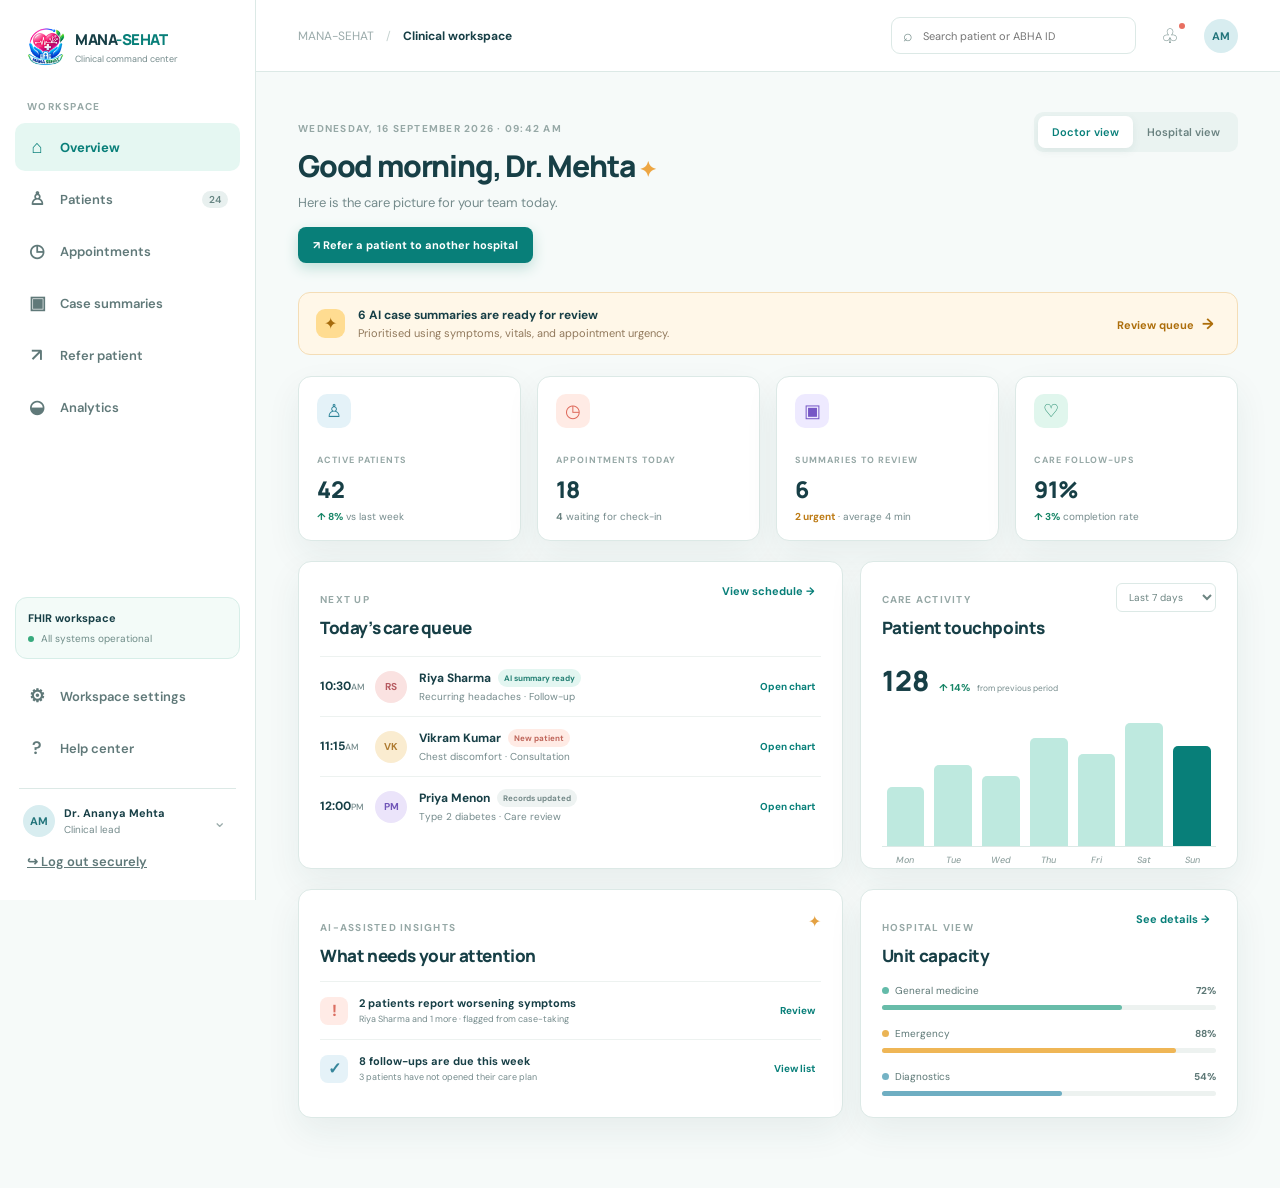
<file: mana-sehat-clinical-command-center-2026.html>
<!doctype html>
<html lang="en">
  <head>
    <meta charset="UTF-8" />
    <meta name="viewport" content="width=device-width, initial-scale=1.0" />
    <meta name="theme-color" content="#123f46" />
    <title>MANA-SEHAT | Clinical Command Center</title>
    <link rel="preconnect" href="https://fonts.googleapis.com" />
    <link rel="preconnect" href="https://fonts.gstatic.com" crossorigin />
    <link href="https://fonts.googleapis.com/css2?family=DM+Sans:wght@400;500;600;700&family=Manrope:wght@700;800&display=swap" rel="stylesheet" />
    <link rel="stylesheet" href="mana-sehat-clinical-command-center-2026.css" />
  </head>
  <body>
    <div class="ms26-shell">
      <aside class="ms26-sidebar">
        <a class="ms26-brand" href="#" aria-label="MANA-SEHAT home">
          <img src="mana-sehat-logo.png" alt="" />
          <span><b>MANA<span>-SEHAT</span></b><small>Clinical command center</small></span>
        </a>
        <div class="ms26-workspace-label">WORKSPACE</div>
        <nav class="ms26-nav" aria-label="Clinical navigation">
          <button class="is-active" data-section="overview"><i>⌂</i>Overview</button>
          <button data-section="patients"><i>♙</i>Patients <em>24</em></button>
          <button data-section="appointments"><i>◷</i>Appointments</button>
          <button data-section="records"><i>▣</i>Case summaries</button>
          <button data-section="referrals"><i>↗</i>Refer patient</button>
          <button data-section="analytics"><i>◒</i>Analytics</button>
        </nav>
        <div class="ms26-sidebar-bottom">
          <div class="ms26-security-card"><strong>FHIR workspace</strong><span><i></i> All systems operational</span></div>
          <button class="ms26-sidebar-link"><i>⚙</i> Workspace settings</button>
          <button class="ms26-sidebar-link"><i>?</i> Help center</button>
          <div class="ms26-user"><div class="ms26-avatar">AM</div><span><b>Dr. Ananya Mehta</b><small>Clinical lead</small></span><button aria-label="Profile menu">⌄</button></div>
          <a class="ms26-sidebar-link" href="index.html">↪ Log out securely</a>
        </div>
      </aside>

      <main class="ms26-main">
        <header class="ms26-topbar">
          <button class="ms26-menu" aria-label="Open navigation">☰</button>
          <div class="ms26-breadcrumb">MANA-SEHAT <span>/</span> <b>Clinical workspace</b></div>
          <div class="ms26-top-actions">
            <label class="ms26-search"><span>⌕</span><input id="ms26-global-search" type="search" placeholder="Search patient or ABHA ID" /></label>
            <button class="ms26-icon-button" aria-label="Notifications">♧<b></b></button>
            <div class="ms26-avatar ms26-avatar-small">AM</div>
          </div>
        </header>

        <div class="ms26-content">
          <section class="ms26-section is-visible" data-panel="overview">
            <div class="ms26-hero">
              <div><p class="ms26-eyebrow">WEDNESDAY, 16 SEPTEMBER 2026 · 09:42 AM</p><h1>Good morning, Dr. Mehta <span>✦</span></h1><p>Here is the care picture for your team today.</p><button class="ms26-primary ms26-hero-action" data-section-target="referrals">↗ Refer a patient to another hospital</button></div>
              <div class="ms26-view-switch" role="tablist" aria-label="Choose dashboard view">
                <button class="is-selected" data-mode="doctor" role="tab">Doctor view</button>
                <button data-mode="hospital" role="tab">Hospital view</button>
              </div>
            </div>

            <div class="ms26-alert"><span>✦</span><div><b>6 AI case summaries are ready for review</b><small>Prioritised using symptoms, vitals, and appointment urgency.</small></div><button data-section-target="records">Review queue <strong>→</strong></button></div>

            <div class="ms26-stat-grid">
              <article class="ms26-stat-card"><div class="ms26-stat-icon ms26-blue">♙</div><span>ACTIVE PATIENTS</span><strong data-doctor="42" data-hospital="486">42</strong><small><b class="ms26-positive">↑ 8%</b> vs last week</small></article>
              <article class="ms26-stat-card"><div class="ms26-stat-icon ms26-coral">◷</div><span>APPOINTMENTS TODAY</span><strong data-doctor="18" data-hospital="124">18</strong><small><b>4</b> waiting for check-in</small></article>
              <article class="ms26-stat-card"><div class="ms26-stat-icon ms26-violet">▣</div><span>SUMMARIES TO REVIEW</span><strong data-doctor="6" data-hospital="19">6</strong><small><b class="ms26-warning">2 urgent</b> · average 4 min</small></article>
              <article class="ms26-stat-card"><div class="ms26-stat-icon ms26-green">♡</div><span>CARE FOLLOW-UPS</span><strong data-doctor="91%" data-hospital="87%">91%</strong><small><b class="ms26-positive">↑ 3%</b> completion rate</small></article>
            </div>

            <div class="ms26-dashboard-grid">
              <article class="ms26-panel ms26-queue-panel">
                <div class="ms26-panel-heading"><div><p class="ms26-eyebrow">NEXT UP</p><h2>Today’s care queue</h2></div><button class="ms26-text-button" data-section-target="appointments">View schedule →</button></div>
                <div class="ms26-queue-list">
                  <div class="ms26-queue-row"><div class="ms26-time">10:30<small>AM</small></div><div class="ms26-patient-avatar ms26-pink">RS</div><div class="ms26-patient-info"><b>Riya Sharma <span class="ms26-tag ms26-tag-teal">AI summary ready</span></b><small>Recurring headaches · Follow-up</small></div><button class="ms26-row-action" data-action="Open Riya Sharma's chart">Open chart</button></div>
                  <div class="ms26-queue-row"><div class="ms26-time">11:15<small>AM</small></div><div class="ms26-patient-avatar ms26-sand">VK</div><div class="ms26-patient-info"><b>Vikram Kumar <span class="ms26-tag ms26-tag-coral">New patient</span></b><small>Chest discomfort · Consultation</small></div><button class="ms26-row-action" data-action="Open Vikram Kumar's chart">Open chart</button></div>
                  <div class="ms26-queue-row"><div class="ms26-time">12:00<small>PM</small></div><div class="ms26-patient-avatar ms26-lilac">PM</div><div class="ms26-patient-info"><b>Priya Menon <span class="ms26-tag ms26-tag-muted">Records updated</span></b><small>Type 2 diabetes · Care review</small></div><button class="ms26-row-action" data-action="Open Priya Menon's chart">Open chart</button></div>
                </div>
              </article>
              <article class="ms26-panel ms26-chart-panel">
                <div class="ms26-panel-heading"><div><p class="ms26-eyebrow">CARE ACTIVITY</p><h2>Patient touchpoints</h2></div><select aria-label="Activity range"><option>Last 7 days</option><option>Last 30 days</option></select></div>
                <div class="ms26-chart-summary"><strong>128</strong><span><b>↑ 14%</b> <small>from previous period</small></span></div>
                <div class="ms26-bars" aria-label="Patient touchpoints over seven days">
                  <i style="--h:45%"><b>Mon</b></i><i style="--h:61%"><b>Tue</b></i><i style="--h:53%"><b>Wed</b></i><i style="--h:82%"><b>Thu</b></i><i style="--h:70%"><b>Fri</b></i><i style="--h:93%"><b>Sat</b></i><i class="is-today" style="--h:76%"><b>Sun</b></i>
                </div>
              </article>
            </div>

            <div class="ms26-lower-grid">
              <article class="ms26-panel ms26-insights">
                <div class="ms26-panel-heading"><div><p class="ms26-eyebrow">AI-ASSISTED INSIGHTS</p><h2>What needs your attention</h2></div><span class="ms26-ai-mark">✦</span></div>
                <div class="ms26-insight-row"><span class="ms26-insight-icon ms26-insight-red">!</span><div><b>2 patients report worsening symptoms</b><small>Riya Sharma and 1 more · flagged from case-taking</small></div><button data-section-target="records">Review</button></div>
                <div class="ms26-insight-row"><span class="ms26-insight-icon ms26-insight-blue">✓</span><div><b>8 follow-ups are due this week</b><small>3 patients have not opened their care plan</small></div><button data-section-target="patients">View list</button></div>
              </article>
              <article class="ms26-panel ms26-capacity">
                <div class="ms26-panel-heading"><div><p class="ms26-eyebrow">HOSPITAL VIEW</p><h2>Unit capacity</h2></div><button class="ms26-text-button" data-mode-target="hospital">See details →</button></div>
                <div class="ms26-capacity-row"><span><i class="ms26-dot ms26-dot-green"></i>General medicine</span><b>72%</b><div><i style="width:72%"></i></div></div>
                <div class="ms26-capacity-row"><span><i class="ms26-dot ms26-dot-yellow"></i>Emergency</span><b>88%</b><div><i style="width:88%"></i></div></div>
                <div class="ms26-capacity-row"><span><i class="ms26-dot ms26-dot-blue"></i>Diagnostics</span><b>54%</b><div><i style="width:54%"></i></div></div>
              </article>
            </div>
          </section>

          <section class="ms26-section" data-panel="patients">
            <div class="ms26-page-title"><div><p class="ms26-eyebrow">PATIENT DIRECTORY</p><h1>Patients</h1><p>Find a patient and continue their care journey.</p></div><button class="ms26-primary" data-action="Register patient">＋ Register patient</button></div>
            <div class="ms26-panel ms26-table-panel"><div class="ms26-table-toolbar"><div class="ms26-filter-tabs"><button class="is-active" data-filter="all">All patients <b>42</b></button><button data-filter="follow-up">Follow-up <b>8</b></button><button data-filter="new">New today <b>4</b></button></div><label class="ms26-table-search">⌕ <input id="ms26-patient-search" type="search" placeholder="Search by name or ID" /></label></div>
              <div class="ms26-table-scroll"><table><thead><tr><th>Patient</th><th>Patient ID</th><th>Latest concern</th><th>Last activity</th><th>Status</th><th></th></tr></thead><tbody id="ms26-patient-table"><tr data-category="follow-up"><td><div class="ms26-table-person"><div class="ms26-patient-avatar ms26-pink">RS</div><b>Riya Sharma<small>Female · 28 years</small></b></div></td><td>MS-24891</td><td>Recurring headaches</td><td>Today, 08:12 AM</td><td><span class="ms26-status ms26-status-teal">Summary ready</span></td><td><button class="ms26-more" data-action="Open Riya Sharma's chart">•••</button></td></tr><tr data-category="new"><td><div class="ms26-table-person"><div class="ms26-patient-avatar ms26-sand">VK</div><b>Vikram Kumar<small>Male · 46 years</small></b></div></td><td>MS-24312</td><td>Chest discomfort</td><td>Today, 08:06 AM</td><td><span class="ms26-status ms26-status-coral">New patient</span></td><td><button class="ms26-more" data-action="Open Vikram Kumar's chart">•••</button></td></tr><tr data-category="follow-up"><td><div class="ms26-table-person"><div class="ms26-patient-avatar ms26-lilac">PM</div><b>Priya Menon<small>Female · 59 years</small></b></div></td><td>MS-21760</td><td>Type 2 diabetes</td><td>Yesterday, 04:40 PM</td><td><span class="ms26-status ms26-status-muted">Follow-up due</span></td><td><button class="ms26-more" data-action="Open Priya Menon's chart">•••</button></td></tr></tbody></table></div>
            </div>
          </section>

          <section class="ms26-section" data-panel="appointments">
            <div class="ms26-page-title"><div><p class="ms26-eyebrow">SCHEDULE</p><h1>Appointments</h1><p>Keep every consultation moving smoothly.</p></div><button class="ms26-primary" data-action="Book appointment">＋ Book appointment</button></div>
            <div class="ms26-appointment-layout"><article class="ms26-panel ms26-calendar"><div class="ms26-calendar-head"><button aria-label="Previous day">‹</button><div><b>Wednesday</b><strong>16 September 2026</strong></div><button aria-label="Next day">›</button></div><div class="ms26-week"><span>MON<b>14</b></span><span>TUE<b>15</b></span><span class="is-today">WED<b>16</b></span><span>THU<b>17</b></span><span>FRI<b>18</b></span></div></article><article class="ms26-panel ms26-day-list"><div class="ms26-panel-heading"><div><p class="ms26-eyebrow">TODAY</p><h2>18 appointments</h2></div><span class="ms26-pill">4 waiting</span></div><div class="ms26-schedule-row"><time>10:30<br /><small>AM</small></time><div><b>Riya Sharma</b><small>Follow-up · Room 204</small></div><span class="ms26-status ms26-status-teal">Confirmed</span></div><div class="ms26-schedule-row"><time>11:15<br /><small>AM</small></time><div><b>Vikram Kumar</b><small>Consultation · Room 204</small></div><span class="ms26-status ms26-status-coral">Checked in</span></div><div class="ms26-schedule-row"><time>12:00<br /><small>PM</small></time><div><b>Priya Menon</b><small>Care review · Room 204</small></div><span class="ms26-status ms26-status-muted">Upcoming</span></div></article></div>
          </section>

          <section class="ms26-section" data-panel="records">
            <div class="ms26-page-title"><div><p class="ms26-eyebrow">CLINICAL REVIEW QUEUE</p><h1>Case summaries</h1><p>AI-organised patient stories, ready for your clinical judgement.</p></div><span class="ms26-secure-pill">🔒 Consent-aware</span></div>
            <div class="ms26-review-grid"><article class="ms26-review-card ms26-review-urgent"><div class="ms26-review-top"><span class="ms26-status ms26-status-coral">Urgent review</span><time>8 min ago</time></div><h2>Riya Sharma</h2><p>Recurring headaches · 12 days</p><div class="ms26-review-summary"><b>AI summary</b><span>4 symptoms · 2 possible triggers · no red flags detected</span></div><button class="ms26-primary ms26-full" data-action="Review Riya Sharma's summary">Review summary →</button></article><article class="ms26-review-card"><div class="ms26-review-top"><span class="ms26-status ms26-status-teal">Ready</span><time>24 min ago</time></div><h2>Vikram Kumar</h2><p>Chest discomfort · New patient</p><div class="ms26-review-summary"><b>AI summary</b><span>6 symptoms · medication history attached · vitals pending</span></div><button class="ms26-outline ms26-full" data-action="Review Vikram Kumar's summary">Review summary →</button></article><article class="ms26-review-card"><div class="ms26-review-top"><span class="ms26-status ms26-status-teal">Ready</span><time>1 hr ago</time></div><h2>Priya Menon</h2><p>Type 2 diabetes · Care review</p><div class="ms26-review-summary"><b>AI summary</b><span>3 observations · glucose log attached · care plan updated</span></div><button class="ms26-outline ms26-full" data-action="Review Priya Menon's summary">Review summary →</button></article></div>
          </section>

          <section class="ms26-section" data-panel="referrals">
            <div class="ms26-page-title"><div><p class="ms26-eyebrow">CARE COORDINATION</p><h1>Refer a patient</h1><p>Create a synthetic referral to another hospital for specialist review or investigations.</p></div><span class="ms26-secure-pill">Demo workflow</span></div>
            <form class="ms26-panel" id="doctor-referral-form">
              <div class="ms26-form-grid">
                <label>Patient<select name="patientId" required><option value="PAT-1001">Lakshmi Devi · PAT-1001</option><option value="PAT-1002">Ravi Kumar · PAT-1002</option></select></label>
                <label>Receiving hospital<select name="toFacilityId" required><option value="FAC-002">CHC Miryalaguda</option><option value="FAC-001">PHC Nalgonda Rural</option></select></label>
                <label>Priority<select name="urgency"><option value="routine">Routine</option><option value="urgent">Urgent</option></select></label>
                <label>Referral reason<textarea name="reason" rows="3" required placeholder="Describe the clinical reason and requested review"></textarea></label>
              </div>
              <button class="ms26-primary" type="submit">Create referral →</button>
              <p id="doctor-referral-status" class="ms26-form-status" role="status"></p>
            </form>
          </section>

          <section class="ms26-section" data-panel="analytics">
            <div class="ms26-page-title"><div><p class="ms26-eyebrow">PERFORMANCE</p><h1>Analytics</h1><p>Understand how digital case-taking improves care delivery.</p></div><select class="ms26-period-select"><option>This month</option><option>Last month</option></select></div>
            <div class="ms26-stat-grid ms26-analytics-stats"><article class="ms26-stat-card"><span>CASE SUMMARIES COMPLETED</span><strong>184</strong><small><b class="ms26-positive">↑ 22%</b> vs previous month</small></article><article class="ms26-stat-card"><span>AVG. REVIEW TIME</span><strong>4m 12s</strong><small><b class="ms26-positive">↓ 18%</b> faster this month</small></article><article class="ms26-stat-card"><span>PATIENT COMPLETION</span><strong>86%</strong><small><b class="ms26-positive">↑ 6%</b> completion rate</small></article></div>
            <article class="ms26-panel ms26-analytics-chart"><div class="ms26-panel-heading"><div><p class="ms26-eyebrow">CASE-TAKING VOLUME</p><h2>More complete stories, earlier</h2></div><span class="ms26-legend"><i></i>Summaries completed</span></div><div class="ms26-large-bars"><i style="--h:42%"><b>W1</b></i><i style="--h:58%"><b>W2</b></i><i style="--h:55%"><b>W3</b></i><i style="--h:76%"><b>W4</b></i><i class="is-today" style="--h:88%"><b>W5</b></i></div></article>
          </section>
        </div>
      </main>
    </div>
    <div class="ms26-toast" id="ms26-toast" role="status" aria-live="polite"></div>
    <script src="mana-sehat-clinical-command-center-2026.js"></script>
  </body>
</html>
</file>
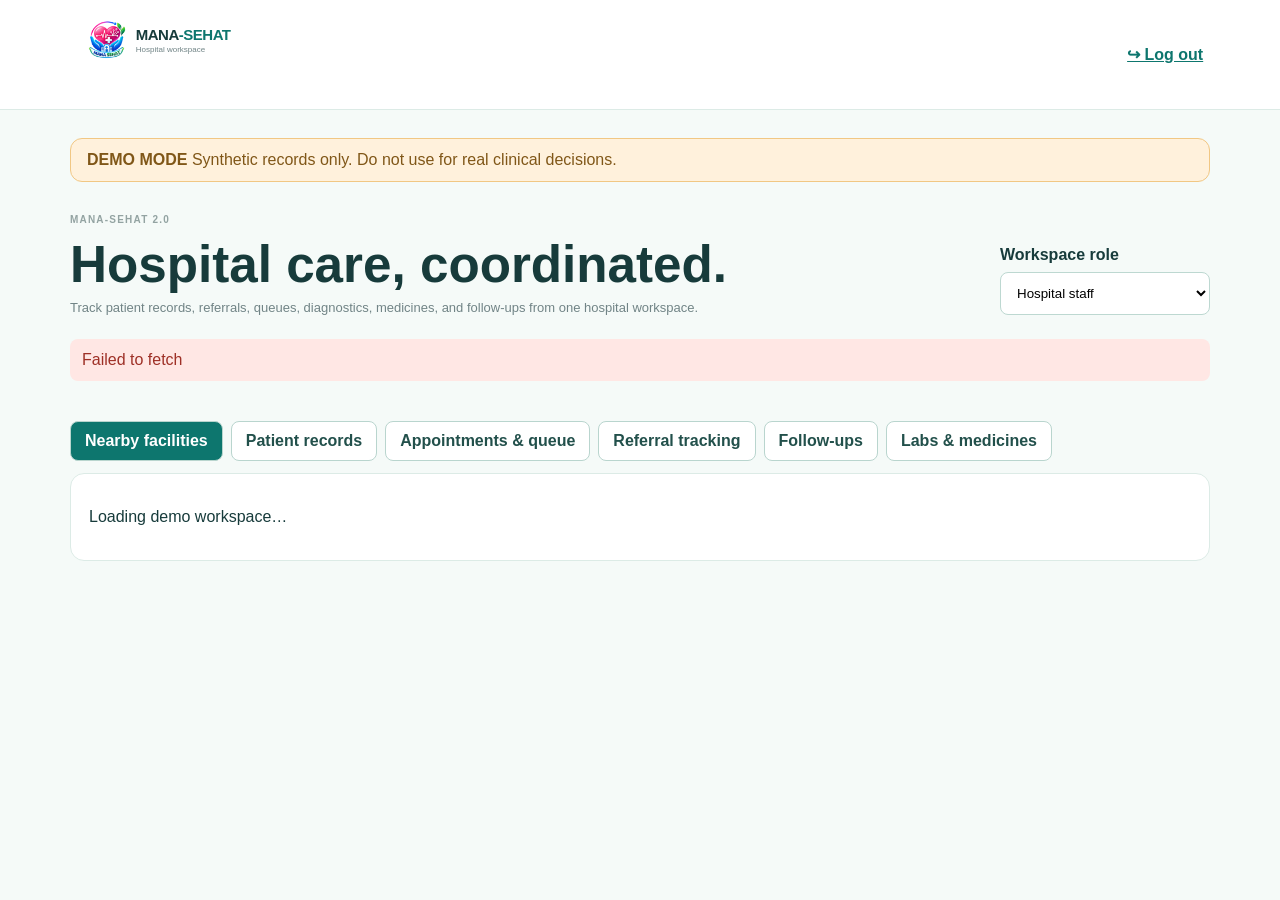
<file: rural-workflow.html>
<!doctype html>
<html lang="en">
<head><meta charset="utf-8"><meta name="viewport" content="width=device-width,initial-scale=1"><title>MANA-SEHAT 2.0 | Rural care demo</title><link rel="stylesheet" href="styles.css"><link rel="stylesheet" href="rural-workflow.css"></head>
<body class="rural-page">
  <header class="rural-header"><div class="brand"><img class="logo-image" src="mana-sehat-logo.png" alt=""><div><strong>MANA<span>-SEHAT</span></strong><small>Hospital workspace</small></div></div><a href="index.html">↪ Log out</a></header>
  <main class="rural-main">
    <div class="demo-banner"><strong>DEMO MODE</strong> Synthetic records only. Do not use for real clinical decisions.</div>
    <section class="rural-hero"><div><p class="eyebrow">MANA-SEHAT 2.0</p><h1>Hospital care, coordinated.</h1><p class="muted">Track patient records, referrals, queues, diagnostics, medicines, and follow-ups from one hospital workspace.</p></div><label>Workspace role<select id="role"><option value="hospital_staff">Hospital staff</option></select></label></section>
    <div id="error" class="rural-error" role="alert" hidden></div>
    <section class="summary-grid" id="summary"></section>
    <nav class="rural-tabs"><button class="active" data-tab="facilities">Nearby facilities</button><button data-tab="patients">Patient records</button><button data-tab="appointments">Appointments & queue</button><button data-tab="referrals">Referral tracking</button><button data-tab="follow-ups">Follow-ups</button><button data-tab="availability">Labs & medicines</button></nav>
    <section class="rural-panel" id="content"><p>Loading demo workspace…</p></section>
  </main>
  <script src="rural-workflow.js"></script>
</body>
</html>
</file>
<file: mana-sehat-clinical-command-center-2026.css>
:root{--ms26-ink:#173f46;--ms26-deep:#12353c;--ms26-muted:#758b8c;--ms26-line:#dce9e6;--ms26-bg:#f6faf9;--ms26-teal:#087f79;--ms26-mint:#e5f7f2;--ms26-coral:#e86f61;--ms26-shadow:0 14px 35px rgba(24,75,74,.07)}*{box-sizing:border-box}body{margin:0;background:var(--ms26-bg);color:var(--ms26-ink);font-family:"DM Sans",sans-serif}button,input,select{font:inherit}button{border:0;background:none;color:inherit;cursor:pointer}.ms26-shell{display:flex;min-height:100vh}.ms26-sidebar{width:256px;flex:none;background:#fff;border-right:1px solid var(--ms26-line);padding:27px 15px 18px;display:flex;flex-direction:column;position:fixed;inset:0 auto 0 0;z-index:3}.ms26-brand{display:flex;align-items:center;gap:10px;text-decoration:none;color:var(--ms26-ink);padding:0 11px 34px}.ms26-brand img{width:39px;height:39px;object-fit:contain;border-radius:12px}.ms26-brand b{display:block;font:800 15px Manrope,sans-serif;letter-spacing:-.5px}.ms26-brand b span{color:var(--ms26-teal)}.ms26-brand small{display:block;color:var(--ms26-muted);font-size:9px;margin-top:3px}.ms26-workspace-label,.ms26-eyebrow{font-size:10px;font-weight:700;letter-spacing:1.25px;color:#96a8a6}.ms26-workspace-label{padding:0 12px 10px}.ms26-nav{display:grid;gap:4px}.ms26-nav button,.ms26-sidebar-link{display:flex;align-items:center;gap:13px;padding:12px;border-radius:10px;color:#607979;text-align:left;font-size:13px;font-weight:600}.ms26-nav button:hover,.ms26-sidebar-link:hover{background:#f1f8f6;color:var(--ms26-teal)}.ms26-nav button.is-active{background:var(--ms26-mint);color:var(--ms26-teal);font-weight:700}.ms26-nav i,.ms26-sidebar-link i{font-style:normal;font-size:18px;width:20px;text-align:center}.ms26-nav em{font-style:normal;margin-left:auto;background:#e8f0ef;color:#668482;border-radius:99px;padding:2px 7px;font-size:10px}.ms26-sidebar-bottom{margin-top:auto;display:grid;gap:4px}.ms26-security-card{padding:13px 12px;background:#f3fbf8;border:1px solid #d7eee8;border-radius:12px;margin-bottom:9px}.ms26-security-card strong,.ms26-user b{display:block;font-size:11px}.ms26-security-card span{display:block;color:#6f8c88;font-size:10px;margin-top:7px}.ms26-security-card i{width:6px;height:6px;background:#38aa7d;display:inline-block;border-radius:50%;margin-right:4px}.ms26-user{border-top:1px solid var(--ms26-line);margin:12px 4px 0;padding:16px 4px 0;display:flex;align-items:center;gap:9px}.ms26-user small{display:block;color:var(--ms26-muted);font-size:10px;margin-top:3px}.ms26-user button{margin-left:auto;color:#9aabaa}.ms26-avatar{width:32px;height:32px;border-radius:50%;display:grid;place-items:center;background:#d8edf0;color:#23757b;font-size:11px;font-weight:700}.ms26-avatar-small{width:34px;height:34px}.ms26-main{margin-left:256px;min-width:0;flex:1}.ms26-topbar{height:72px;background:#fff;border-bottom:1px solid var(--ms26-line);display:flex;align-items:center;justify-content:space-between;padding:0 42px}.ms26-breadcrumb{color:#9babab;font-size:12px}.ms26-breadcrumb span{padding:0 9px;color:#c5d2d0}.ms26-breadcrumb b{color:var(--ms26-ink)}.ms26-top-actions{display:flex;align-items:center;gap:19px}.ms26-search{border:1px solid var(--ms26-line);border-radius:9px;width:245px;height:37px;display:flex;align-items:center;padding:0 11px;color:#78908d}.ms26-search input,.ms26-table-search input{border:0;outline:0;background:transparent;width:100%;margin-left:8px;font-size:11px;color:var(--ms26-ink)}.ms26-icon-button{font-size:20px;position:relative;color:#6a8683}.ms26-icon-button b{width:6px;height:6px;position:absolute;right:0;top:1px;background:var(--ms26-coral);border-radius:50%}.ms26-menu{display:none}.ms26-content{max-width:1290px;margin:auto;padding:40px 42px 70px}.ms26-hero,.ms26-page-title{display:flex;justify-content:space-between;align-items:flex-start;gap:20px}.ms26-hero h1,.ms26-page-title h1{font:800 30px Manrope,sans-serif;letter-spacing:-1.2px;margin:6px 0 8px}.ms26-hero h1 span{color:#eda643;font-size:21px}.ms26-hero p:not(.ms26-eyebrow),.ms26-page-title p:not(.ms26-eyebrow){margin:0;color:var(--ms26-muted);font-size:13px}.ms26-view-switch{background:#eaf3f1;padding:4px;border-radius:9px;display:flex}.ms26-view-switch button{color:#6a8280;font-weight:600;font-size:11px;padding:9px 14px;border-radius:7px}.ms26-view-switch button.is-selected{background:#fff;color:var(--ms26-teal);box-shadow:0 3px 9px rgba(40,92,86,.08)}.ms26-alert{display:flex;align-items:center;gap:13px;background:#fff7e8;border:1px solid #f4ddb6;border-radius:12px;padding:14px 17px;margin-top:29px}.ms26-alert>span{width:29px;height:29px;display:grid;place-items:center;border-radius:9px;background:#ffdc91;color:#a66b0d}.ms26-alert b{display:block;font-size:12px}.ms26-alert small{display:block;color:#91795c;font-size:11px;margin-top:3px}.ms26-alert button{margin-left:auto;color:#ad6e0b;font-size:11px;font-weight:700}.ms26-alert button strong{font-size:15px;margin-left:5px}.ms26-stat-grid{display:grid;grid-template-columns:repeat(4,1fr);gap:16px;margin-top:21px}.ms26-stat-card{background:#fff;border:1px solid var(--ms26-line);border-radius:13px;padding:17px 18px;box-shadow:var(--ms26-shadow)}.ms26-stat-icon{width:34px;height:34px;display:grid;place-items:center;border-radius:10px;font-size:18px;margin-bottom:19px}.ms26-blue{background:#e4f2f8;color:#2f8499}.ms26-coral{background:#ffebe5;color:#de695b}.ms26-violet{background:#eeeaff;color:#7657c6}.ms26-green{background:#e0f6ed;color:#168566}.ms26-stat-card>span{color:#96a8a6;font-size:9px;font-weight:700;letter-spacing:1px}.ms26-stat-card>strong{font:800 23px Manrope,sans-serif;display:block;margin-top:5px}.ms26-stat-card small{display:block;color:var(--ms26-muted);font-size:10px;margin-top:5px}.ms26-stat-card small b{color:#69817f}.ms26-stat-card small .ms26-positive,.ms26-positive{color:#168566}.ms26-warning{color:#bd7b15!important}.ms26-dashboard-grid,.ms26-lower-grid{display:grid;grid-template-columns:1.18fr .82fr;gap:17px;margin-top:20px}.ms26-panel{background:#fff;border:1px solid var(--ms26-line);border-radius:13px;box-shadow:var(--ms26-shadow)}.ms26-queue-panel,.ms26-chart-panel,.ms26-insights,.ms26-capacity{padding:21px}.ms26-panel-heading{display:flex;align-items:flex-start;justify-content:space-between;gap:12px}.ms26-panel-heading h2{font:800 17px Manrope,sans-serif;margin:5px 0 0;letter-spacing:-.4px}.ms26-text-button{color:var(--ms26-teal);font-size:11px;font-weight:700}.ms26-queue-list{margin-top:17px}.ms26-queue-row{display:flex;align-items:center;gap:12px;border-top:1px solid #edf2f0;padding:13px 0}.ms26-time{width:43px;color:var(--ms26-ink);font-weight:700;font-size:12px;line-height:1.05}.ms26-time small{font-size:9px;color:var(--ms26-muted);font-weight:500}.ms26-patient-avatar{width:32px;height:32px;display:grid;place-items:center;border-radius:50%;font-size:10px;font-weight:700;flex:none}.ms26-pink{background:#fae2e1;color:#b65a60}.ms26-sand{background:#faecd0;color:#ae7a30}.ms26-lilac{background:#ebe4fa;color:#7056b8}.ms26-patient-info{min-width:0;flex:1}.ms26-patient-info b{display:block;font-size:12px;white-space:nowrap}.ms26-patient-info small{display:block;color:var(--ms26-muted);font-size:10px;margin-top:4px;white-space:nowrap;overflow:hidden;text-overflow:ellipsis}.ms26-tag{font-size:8px;font-weight:700;border-radius:99px;padding:4px 6px;margin-left:4px;vertical-align:1px;white-space:nowrap}.ms26-tag-teal{background:#e3f6f1;color:#258074}.ms26-tag-coral{background:#ffebe5;color:#bf655a}.ms26-tag-muted{background:#eef3f2;color:#748988}.ms26-row-action{font-size:10px;color:var(--ms26-teal);font-weight:700}.ms26-chart-panel select,.ms26-period-select{border:1px solid var(--ms26-line);border-radius:6px;padding:6px 8px;color:#6d8582;background:#fff;font-size:10px;outline:0}.ms26-chart-summary{display:flex;align-items:baseline;gap:10px;margin-top:22px}.ms26-chart-summary strong{font:800 28px Manrope,sans-serif}.ms26-chart-summary span{color:#168566;font-size:10px}.ms26-chart-summary small{color:var(--ms26-muted);margin-left:4px}.ms26-bars,.ms26-large-bars{height:133px;display:flex;align-items:end;gap:10px;margin-top:15px;border-bottom:1px solid var(--ms26-line);padding:0 5px}.ms26-bars i,.ms26-large-bars i{position:relative;display:block;flex:1;min-width:10px;height:var(--h);background:#bee9df;border-radius:5px 5px 0 0}.ms26-bars i.is-today,.ms26-large-bars i.is-today{background:var(--ms26-teal)}.ms26-bars i b,.ms26-large-bars i b{position:absolute;top:calc(100% + 8px);left:0;right:0;text-align:center;color:#91a3a1;font-size:9px;font-weight:500}.ms26-ai-mark{color:#e4a141}.ms26-insight-row{display:flex;align-items:center;gap:11px;border-top:1px solid #edf2f0;padding:14px 0 0;margin-top:14px}.ms26-insight-icon{width:28px;height:28px;display:grid;place-items:center;border-radius:8px;font-weight:700}.ms26-insight-red{background:#ffebe6;color:#db6e61}.ms26-insight-blue{background:#e5f2f8;color:#36869b}.ms26-insight-row div{flex:1}.ms26-insight-row b{display:block;font-size:11px}.ms26-insight-row small{display:block;color:var(--ms26-muted);font-size:9px;margin-top:3px}.ms26-insight-row button{font-size:10px;color:var(--ms26-teal);font-weight:700}.ms26-capacity-row{display:grid;grid-template-columns:1fr auto;gap:8px;margin-top:17px;font-size:10px;color:#5c7775}.ms26-capacity-row>div{grid-column:1/-1;height:5px;background:#edf2f0;border-radius:99px}.ms26-capacity-row>div i{height:100%;display:block;border-radius:99px;background:#68bca9}.ms26-capacity-row:nth-of-type(3)>div i{background:#efb656}.ms26-capacity-row:nth-of-type(4)>div i{background:#6faec2}.ms26-dot{display:inline-block;width:7px;height:7px;border-radius:50%;margin-right:6px}.ms26-dot-green{background:#63bba9}.ms26-dot-yellow{background:#eab455}.ms26-dot-blue{background:#75b3c5}.ms26-page-title{margin-bottom:30px}.ms26-primary{background:var(--ms26-teal);color:#fff;border-radius:8px;padding:11px 15px;font-size:11px;font-weight:700;box-shadow:0 5px 14px #bfdfd8}.ms26-table-panel{overflow:hidden}.ms26-table-toolbar{padding:17px 19px;display:flex;justify-content:space-between;gap:15px;border-bottom:1px solid var(--ms26-line)}.ms26-filter-tabs{display:flex;gap:16px}.ms26-filter-tabs button{color:#829795;font-size:10px;padding-bottom:6px}.ms26-filter-tabs button.is-active{color:var(--ms26-teal);font-weight:700;border-bottom:2px solid var(--ms26-teal)}.ms26-filter-tabs b{background:#edf3f1;border-radius:99px;padding:3px 6px;margin-left:3px;font-size:9px}.ms26-table-search{border:1px solid var(--ms26-line);border-radius:7px;width:195px;padding:6px 9px;color:#78908d;display:flex;align-items:center;font-size:15px}.ms26-table-scroll{overflow:auto}table{width:100%;border-collapse:collapse;min-width:750px}th{text-align:left;color:#94a6a4;font-size:9px;letter-spacing:.7px;padding:13px 19px;font-weight:700}td{border-top:1px solid #edf2f0;padding:13px 19px;color:#617876;font-size:10px}td:first-child{color:var(--ms26-ink)}.ms26-table-person{display:flex;align-items:center;gap:9px}.ms26-table-person b{font-size:11px}.ms26-table-person small{display:block;color:var(--ms26-muted);font-size:9px;font-weight:400;margin-top:3px}.ms26-status{display:inline-block;border-radius:99px;padding:5px 7px;font-size:9px;font-weight:700;white-space:nowrap}.ms26-status-teal{background:#e4f6f1;color:#217e72}.ms26-status-coral{background:#ffebe5;color:#bd6258}.ms26-status-muted{background:#eef3f2;color:#718683}.ms26-more{color:#8ca19f;font-weight:700;letter-spacing:2px}.ms26-appointment-layout{display:grid;grid-template-columns:.7fr 1.3fr;gap:17px}.ms26-calendar,.ms26-day-list{padding:21px}.ms26-calendar-head{display:flex;align-items:center;justify-content:space-between;text-align:center}.ms26-calendar-head button{font-size:24px;color:#9badaa}.ms26-calendar-head b,.ms26-calendar-head strong{display:block}.ms26-calendar-head b{font-size:11px;color:var(--ms26-muted);font-weight:500}.ms26-calendar-head strong{font:800 16px Manrope;margin-top:5px}.ms26-week{display:grid;grid-template-columns:repeat(5,1fr);gap:5px;margin-top:30px}.ms26-week span{padding:11px 3px;text-align:center;border-radius:8px;color:#94a7a4;font-size:9px}.ms26-week span b{display:block;color:var(--ms26-ink);font-size:16px;margin-top:6px}.ms26-week .is-today{background:var(--ms26-mint);color:var(--ms26-teal)}.ms26-week .is-today b{color:var(--ms26-teal)}.ms26-pill,.ms26-secure-pill{background:var(--ms26-mint);color:var(--ms26-teal);border-radius:99px;padding:7px 10px;font-size:9px;font-weight:700}.ms26-schedule-row{display:flex;align-items:center;gap:17px;border-top:1px solid #edf2f0;padding:16px 0}.ms26-schedule-row time{width:40px;font-weight:700;font-size:11px;line-height:1.15}.ms26-schedule-row time small{color:var(--ms26-muted);font-size:9px}.ms26-schedule-row>div{flex:1}.ms26-schedule-row>div b,.ms26-schedule-row>div small{display:block}.ms26-schedule-row>div b{font-size:12px}.ms26-schedule-row>div small{color:var(--ms26-muted);font-size:10px;margin-top:4px}.ms26-review-grid{display:grid;grid-template-columns:repeat(3,1fr);gap:17px}.ms26-review-card{background:#fff;border:1px solid var(--ms26-line);border-radius:13px;padding:19px;box-shadow:var(--ms26-shadow)}.ms26-review-card.ms26-review-urgent{border-top:3px solid var(--ms26-coral)}.ms26-review-top{display:flex;align-items:center;justify-content:space-between}.ms26-review-top time{color:#9aaba8;font-size:9px}.ms26-review-card h2{font:800 17px Manrope;margin:21px 0 4px}.ms26-review-card>p{color:var(--ms26-muted);font-size:11px;margin:0}.ms26-review-summary{background:#f6faf9;border-radius:9px;padding:11px;margin:20px 0 17px}.ms26-review-summary b,.ms26-review-summary span{display:block}.ms26-review-summary b{font-size:10px}.ms26-review-summary span{font-size:10px;color:var(--ms26-muted);margin-top:4px;line-height:1.4}.ms26-outline{border:1px solid #afd4cb;border-radius:8px;color:var(--ms26-teal);padding:10px;font-size:10px;font-weight:700;background:#fff}.ms26-full{width:100%}.ms26-analytics-stats{grid-template-columns:repeat(3,1fr);margin-top:0}.ms26-analytics-chart{padding:22px;margin-top:20px}.ms26-legend{font-size:10px;color:var(--ms26-muted)}.ms26-legend i{display:inline-block;width:8px;height:8px;background:var(--ms26-teal);border-radius:2px;margin-right:5px}.ms26-large-bars{height:260px;gap:20px;margin:25px 12px 0}.ms26-large-bars i{max-width:90px;background:#bde8df}.ms26-large-bars i b{font-size:10px}.ms26-section{display:none}.ms26-section.is-visible{display:block}.ms26-toast{position:fixed;right:28px;bottom:26px;background:var(--ms26-deep);color:#fff;padding:12px 16px;border-radius:9px;box-shadow:0 10px 28px #8da9a5;transform:translateY(20px);opacity:0;pointer-events:none;transition:.25s;font-size:11px;z-index:5}.ms26-toast.is-visible{opacity:1;transform:none}@media(max-width:1000px){.ms26-sidebar{width:220px}.ms26-main{margin-left:220px}.ms26-content{padding:30px 25px}.ms26-topbar{padding:0 25px}.ms26-stat-grid{grid-template-columns:repeat(2,1fr)}.ms26-dashboard-grid,.ms26-lower-grid,.ms26-appointment-layout{grid-template-columns:1fr}.ms26-review-grid{grid-template-columns:1fr 1fr}}@media(max-width:700px){.ms26-sidebar{transform:translateX(-100%);transition:transform .2s}.ms26-sidebar.is-open{transform:none;box-shadow:10px 0 30px #173f4630}.ms26-main{margin-left:0}.ms26-topbar{padding:0 16px}.ms26-menu{display:block;font-size:20px;color:var(--ms26-teal)}.ms26-breadcrumb{display:none}.ms26-search{width:38px;border:0;padding:0}.ms26-search input{display:none}.ms26-top-actions{gap:13px}.ms26-content{padding:25px 16px 50px}.ms26-hero,.ms26-page-title{display:block}.ms26-view-switch{margin-top:20px;width:max-content}.ms26-alert{align-items:flex-start}.ms26-alert button{white-space:nowrap}.ms26-stat-grid{gap:10px}.ms26-stat-card{padding:14px}.ms26-stat-icon{margin-bottom:13px}.ms26-stat-card>strong{font-size:19px}.ms26-stat-card small{font-size:9px}.ms26-queue-row{gap:8px}.ms26-row-action{font-size:9px}.ms26-lower-grid{gap:10px}.ms26-table-toolbar{display:block}.ms26-filter-tabs{overflow:auto;padding-bottom:12px}.ms26-table-search{width:100%}.ms26-page-title .ms26-primary,.ms26-page-title .ms26-secure-pill,.ms26-period-select{display:inline-block;margin-top:18px}.ms26-review-grid{grid-template-columns:1fr}.ms26-large-bars{gap:10px}.ms26-large-bars i{max-width:none}}
.ms26-hero-action{margin-top:16px}
.ms26-form-grid{display:grid;grid-template-columns:repeat(2,minmax(0,1fr));gap:18px;margin-bottom:20px}.ms26-form-grid label{display:grid;gap:8px;font-weight:700;color:#22504b}.ms26-form-grid input,.ms26-form-grid select,.ms26-form-grid textarea{font:inherit;border:1px solid #cfe1dc;border-radius:10px;padding:12px;background:#fff;color:#173b3b}.ms26-form-status{min-height:1.4em;color:#0d766e;font-weight:700}@media(max-width:700px){.ms26-form-grid{grid-template-columns:1fr}}
</file>
<file: styles.css>
:root{--ink:#183b3a;--muted:#718486;--teal:#0d766e;--teal-dark:#075b56;--mint:#e8f7f3;--line:#dce9e6;--cream:#fbfcfa;--coral:#e66e62;--purple:#7553c7;--shadow:0 14px 35px rgba(30,74,70,.07)}.logo-image{width:39px;height:39px;object-fit:contain;border-radius:12px}.logo-image.large{width:64px;height:64px;border-radius:18px}*{box-sizing:border-box}body{margin:0;background:#f6faf8;color:var(--ink);font-family:"DM Sans",sans-serif}button,textarea{font:inherit}button{cursor:pointer;border:0;background:none;color:inherit}.app-shell{display:flex;min-height:100vh}.sidebar{width:254px;background:#fff;border-right:1px solid var(--line);padding:26px 16px 18px;display:flex;flex-direction:column;position:fixed;inset:0 auto 0 0}.brand{display:flex;align-items:center;gap:10px;padding:0 10px 30px}.brand-mark{height:39px;width:39px;border-radius:13px;background:linear-gradient(145deg,#ef8585,#df4f85);display:grid;place-items:center;color:#fff;box-shadow:0 5px 12px #e8bdc2}.brand-mark span{font-size:20px}.brand strong{display:block;font:800 15px Manrope,sans-serif;letter-spacing:-.5px}.brand strong span{color:var(--teal)}.brand small{display:block;color:var(--muted);font-size:8px;margin-top:2px}.workspace-label,.eyebrow{font-size:10px;font-weight:700;letter-spacing:1.2px;color:#93a3a2}.workspace-label{padding:0 12px 10px}nav{display:grid;gap:4px}.nav-item{display:flex;align-items:center;gap:13px;padding:12px;border-radius:10px;text-align:left;color:#607675;font-size:13px;font-weight:600}.nav-item span{font-size:19px;width:20px;text-align:center}.nav-item:hover{background:#f3f8f6;color:var(--teal)}.nav-item.active{background:#e5f6f1;color:var(--teal);font-weight:700}.nav-badge{margin-left:auto;background:#ee7668;color:#fff;border-radius:99px;padding:2px 7px;font-size:10px}.sidebar-bottom{margin-top:auto;display:grid;gap:4px}.safety-card{padding:13px 9px;background:#f5fbf9;border:1px solid #d7eee8;border-radius:12px;display:flex;gap:9px;align-items:center;margin-bottom:8px}.shield{height:28px;width:28px;display:grid;place-items:center;background:#d5f1e9;color:var(--teal);border-radius:9px;font-weight:700}.safety-card strong,.profile-mini strong{display:block;font-size:11px}.safety-card small,.profile-mini small{display:block;font-size:10px;color:var(--muted);margin-top:3px}.profile-mini{border-top:1px solid var(--line);margin:12px 4px 0;padding:16px 4px 0;display:flex;align-items:center;gap:9px}.profile-mini>span{margin-left:auto;color:#9aabaa}.avatar{width:31px;height:31px;background:#d6edf0;color:#18727a;border-radius:50%;display:grid;place-items:center;font-size:11px;font-weight:700}.main{margin-left:254px;flex:1}.topbar{height:72px;background:#fff;border-bottom:1px solid var(--line);display:flex;align-items:center;justify-content:space-between;padding:0 42px}.breadcrumbs{color:#98a8a7;font-size:12px}.breadcrumbs span{padding:0 10px;color:#c5d1d0}.breadcrumbs strong{color:var(--ink)}.top-actions{display:flex;gap:20px;align-items:center}.language{color:#607675;font-size:12px}.language span{padding:0 7px}.language-select-wrap{display:flex;align-items:center;gap:5px;color:#607675;font-size:12px}.language-select-wrap select{border:0;background:transparent;color:#607675;font:inherit;outline:0;cursor:pointer}.icon-button{font-size:19px;color:#698685;position:relative}.icon-button i{position:absolute;width:6px;height:6px;background:#ec7265;border-radius:50%;top:1px;right:0}.content{max-width:1230px;margin:auto;padding:39px 42px 70px}.welcome-row,.page-title{display:flex;justify-content:space-between;align-items:flex-start;gap:20px}.welcome-row h1,.page-title h1{font:800 31px Manrope,sans-serif;letter-spacing:-1.3px;margin:6px 0 8px}.welcome-row h1 span{color:#ed9e41;font-size:22px}.muted{color:var(--muted);font-size:13px;margin:0}.primary-button{background:var(--teal);color:#fff;border-radius:9px;padding:12px 18px;font-size:12px;font-weight:700;box-shadow:0 6px 15px #b6ded5;white-space:nowrap}.primary-button:hover{background:var(--teal-dark)}.primary-button.small{padding:9px 13px;font-size:11px}.notice{margin-top:30px;background:#fff7e9;border:1px solid #f9ddb0;border-radius:12px;padding:15px 18px;display:flex;align-items:center;gap:13px}.notice-icon{width:30px;height:30px;border-radius:10px;background:#ffdc91;color:#ad7010;display:grid;place-items:center}.notice strong{font-size:12px}.notice p{font-size:11px;color:#92795c;margin:3px 0 0}.notice .text-button{margin-left:auto}.text-button,.link-button{color:var(--teal);font-size:12px;font-weight:700}.section-heading{display:flex;align-items:end;justify-content:space-between;margin:34px 0 16px}.section-heading h2,.panel h2{font:800 17px Manrope,sans-serif;margin:0 0 5px}.stats-grid{display:grid;grid-template-columns:repeat(3,1fr);gap:17px}.stat-card{padding:18px 19px 15px;background:#fff;border-radius:13px;border:1px solid var(--line);box-shadow:var(--shadow);position:relative;overflow:hidden}.stat-card:after{content:"";position:absolute;width:100px;height:100px;border-radius:50%;right:-34px;top:-46px;background:#fff;opacity:.3}.stat-icon{width:34px;height:34px;border-radius:11px;display:grid;place-items:center;font-size:20px;margin-bottom:20px}.coral .stat-icon{background:#ffe9e5;color:#df665c}.teal .stat-icon{background:#def5ef;color:var(--teal)}.purple .stat-icon{background:#eee9ff;color:var(--purple)}.stat-label{font-size:9px;letter-spacing:1px;color:#97a9a7;font-weight:700;display:block}.stat-card strong{font-size:14px;display:block;margin-top:5px}.stat-card small{color:var(--muted);font-size:11px;display:block;margin-top:4px}.stat-line{height:1px;background:#edf1f0;margin:16px 0 12px}.stat-card button{font-size:11px;color:var(--teal);font-weight:700}.dashboard-grid{display:grid;grid-template-columns:1.18fr .82fr;gap:17px;margin-top:20px}.panel{background:#fff;border:1px solid var(--line);border-radius:13px;box-shadow:var(--shadow)}.checkin-panel,.timeline-preview{padding:21px}.panel-heading{display:flex;justify-content:space-between}.sparkle{color:#edaa3d}.mood-row{display:flex;gap:10px;margin:23px 0 20px}.mood-row button{flex:1;padding:10px 3px;border:1px solid var(--line);border-radius:10px;color:#748887;font-size:22px}.mood-row button span{display:block;font-size:10px;margin-top:5px}.mood-row button.selected{border-color:#8bcfc1;background:#effbf8;box-shadow:0 0 0 2px #d9f2ec;color:var(--teal)}.mood-footer{display:flex;justify-content:space-between;align-items:center;color:#94a5a4;font-size:10px}.activity{display:flex;gap:13px;margin-top:19px}.activity-dot{width:9px;height:9px;border-radius:50%;margin:4px 0 0 2px;flex:none}.green{background:#37ad7c}.purple{background:#8a6be0}.orange{background:#e8a447}.activity strong{font-size:12px}.activity p{font-size:11px;color:var(--muted);margin:3px 0 0}.language-banner{margin-top:20px;background:#edf8f5;border-radius:12px;padding:14px 19px;display:flex;align-items:center;gap:12px}.language-globe{height:32px;width:32px;border-radius:50%;display:grid;place-items:center;background:#fff;color:var(--teal);font-weight:700}.language-banner strong{font-size:12px}.language-banner p{font-size:11px;margin:4px 0 0;color:#66817e}.outline-button{border:1px solid #b4d6cf;border-radius:8px;padding:9px 14px;color:var(--teal);font-size:11px;font-weight:700;background:#fff}.language-banner .outline-button{margin-left:auto}.view{display:none}.view.active{display:block}.page-title{margin-bottom:30px}.page-title h1{margin-top:5px}.secure-pill{background:#e7f7f2;color:#16766c;padding:8px 12px;border-radius:99px;font-size:11px;font-weight:700}.case-layout{display:grid;grid-template-columns:minmax(0,1fr) 300px;gap:20px}.case-main{padding:27px 31px}.progress-wrap>div:first-child{display:flex;justify-content:space-between;font-size:11px;color:#8ca09e}.progress-wrap strong{color:var(--teal)}.progress{height:5px;background:#e6efed;border-radius:99px;margin-top:10px}.progress i{display:block;width:20%;height:100%;border-radius:99px;background:var(--teal);transition:width .3s}.assistant-message{display:flex;gap:15px;align-items:flex-start;margin:43px 0 29px}.assistant-avatar{width:43px;height:43px;border-radius:14px;background:linear-gradient(145deg,#88d8c4,#298e81);color:#fff;display:grid;place-items:center;font-size:22px}.role{font-size:9px;letter-spacing:1px;color:var(--teal);font-weight:700}.assistant-message h2{font:800 23px Manrope,sans-serif;margin:7px 0}.assistant-message p{font-size:12px;color:var(--muted)}.answer-area{background:#fbfdfc;border:1px solid var(--line);border-radius:11px;padding:5px}.answer-area textarea{width:100%;resize:vertical;border:0;outline:none;background:transparent;padding:12px;font-size:13px;color:var(--ink)}.answer-area textarea::placeholder{color:#abbab8}.input-actions{display:flex;align-items:center;justify-content:space-between;padding:6px 9px}.voice-button{color:var(--teal);background:#e4f6f1;border-radius:7px;padding:8px 11px;font-size:11px;font-weight:700}.voice-button span{font-size:16px;margin-right:4px}.character-count{font-size:10px;color:#a6b7b5}.case-footer{display:flex;justify-content:space-between;align-items:center;margin-top:24px}.case-side{display:grid;gap:17px;align-content:start}.side-card{background:#fff;border:1px solid var(--line);border-radius:13px;padding:18px;box-shadow:var(--shadow)}.side-card-title{font-weight:700;font-size:12px;display:flex;gap:7px;align-items:center}.side-card-title span{color:var(--teal);font-size:18px}.risk-card{background:#fff8f5;border-color:#f6d8cf}.risk-card p{font-size:11px;line-height:1.55;color:#866d68;margin:13px 0}.emergency-button{color:#ce5d50;border:1px solid #edb6ab;border-radius:7px;padding:8px 12px;font-size:10px;font-weight:700}.case-item{display:flex;gap:9px;align-items:center;margin-top:16px}.case-item>span{border:1px solid #cfe3df;border-radius:50%;height:23px;width:23px;display:grid;place-items:center;color:#85a09d;font-size:11px}.case-item.completed>span{color:#fff;background:#4bb18a;border-color:#4bb18a}.case-item strong,.case-item small{display:block}.case-item strong{font-size:11px}.case-item small{font-size:10px;color:var(--muted);margin-top:3px}.upload-zone{border:1.5px dashed #9dccc1;background:#f4fbf9;border-radius:12px;text-align:center;padding:27px;margin-bottom:26px}.upload-icon{height:35px;width:35px;border-radius:11px;background:#d4f0e9;color:var(--teal);font-size:23px;display:grid;place-items:center;margin:auto}.upload-zone h3{font-size:14px;margin:12px 0 4px}.upload-zone p{font-size:11px;color:var(--muted);margin:0 0 14px}.filter-row{display:flex;justify-content:space-between;align-items:center;margin-bottom:12px}.tabs{display:flex;gap:7px}.tabs button,.sort-button,.timeline-filter button{color:#7a8d8b;padding:8px 10px;font-size:11px;border-radius:7px}.tabs button.active,.timeline-filter button.active{background:#e3f5f0;color:var(--teal);font-weight:700}.tabs b{font-size:9px}.sort-button{border:1px solid var(--line)}.records-list{overflow:hidden}.record-row{display:flex;align-items:center;gap:13px;padding:15px 18px;border-bottom:1px solid #edf2f0}.record-row:last-child{border:0}.file-icon{height:35px;width:35px;border-radius:9px;display:grid;place-items:center;font-size:9px;font-weight:700}.file-icon.pdf{background:#ffebe6;color:#db695b}.file-icon.image{background:#e9e5fb;color:#7557bd}.record-info{flex:1}.record-info strong,.record-info span{display:block}.record-info strong{font-size:12px}.record-info span{font-size:10px;color:var(--muted);margin-top:3px}.tag{border-radius:99px;padding:5px 9px;font-size:9px;font-weight:700}.green-tag{background:#e3f6ed;color:#2c9471}.purple-tag{background:#f0ebff;color:#7958c6}.gray-tag{background:#f0f4f3;color:#7f9390}.more{color:#91a4a1;font-size:15px}.timeline-card{padding:15px 29px}.timeline-filter{display:flex;gap:8px;border-bottom:1px solid var(--line);padding-bottom:15px}.timeline-entry{display:grid;grid-template-columns:55px 20px 1fr;gap:15px;padding:25px 0;border-bottom:1px solid #edf2f0}.timeline-entry:last-child{border:0}.date{text-align:right}.date strong{font:800 22px Manrope;display:block}.date span{font-size:9px;color:#95a5a2;font-weight:700}.timeline-marker{width:13px;height:13px;border-radius:50%;margin-top:4px;box-shadow:0 0 0 5px #eaf7f4}.teal-marker{background:#299b8c}.green-marker{background:#43af7f;box-shadow:0 0 0 5px #eaf7ef}.purple-marker{background:#8766d6;box-shadow:0 0 0 5px #f0ecff}.orange-marker{background:#eba44d;box-shadow:0 0 0 5px #fff3df}.event-type{font-size:9px;font-weight:800;letter-spacing:.8px}.teal-text{color:#18877c}.green-text{color:#31966a}.purple-text{color:#7355bf}.orange-text{color:#cc8422}.timeline-content h3{font-size:14px;margin:6px 0}.timeline-content p{font-size:11px;color:var(--muted);margin:0 0 9px}.highlight-chips span{display:inline-block;background:#f1edff;color:#7656bf;border-radius:99px;padding:5px 8px;font-size:9px;margin-right:5px}.appointment-feature{padding:25px;display:flex;align-items:center;gap:24px;background:linear-gradient(110deg,#f2fbf9,#fff)}.appointment-date{border-right:1px solid var(--line);padding-right:25px;text-align:center;color:var(--teal)}.appointment-date span,.appointment-date small{display:block;font-size:9px;font-weight:700;letter-spacing:1px}.appointment-date strong{display:block;font:800 39px Manrope;line-height:1.15}.appointment-details{flex:1}.appointment-details h2{font:800 20px Manrope;margin:7px 0}.appointment-details p{font-size:12px;color:var(--muted)}.appointment-actions{display:flex;gap:9px;margin-top:18px}.doctor-avatar{width:61px;height:61px;background:#d9eceb;border-radius:50%;display:grid;place-items:center;color:#327d79;font:800 18px Manrope}.section-heading.compact{margin-top:34px}.past-appointments{padding:17px 20px;display:flex;justify-content:space-between;align-items:center;margin-bottom:10px}.past-appointments strong,.past-appointments span{display:block}.past-appointments strong{font-size:12px;margin:6px 0}.past-appointments span{font-size:10px;color:var(--muted)}.appointment-status{color:#39a174!important;font-size:9px!important;font-weight:700}.toast{position:fixed;right:25px;bottom:25px;background:#183b3a;color:white;border-radius:9px;padding:12px 16px;font-size:12px;transform:translateY(80px);opacity:0;transition:.3s}.toast.show{transform:translateY(0);opacity:1}.mobile-brand{display:none}
.app-hidden{display:none!important}.loading-language{display:flex;justify-content:center;align-items:center;gap:5px;color:var(--teal);font-size:11px;font-weight:700;margin-bottom:16px}.loading-language select{border:0;color:var(--teal);background:transparent;font:inherit;outline:0}.app-loading{position:fixed;inset:0;z-index:100;display:grid;place-items:center;background:rgba(246,250,248,.92);backdrop-filter:blur(5px)}.app-loading[hidden]{display:none}.loading-card{text-align:center;background:#fff;border:1px solid var(--line);border-radius:18px;padding:28px 34px;box-shadow:0 18px 45px rgba(26,72,67,.16);min-width:250px}.loading-card .logo-image{display:block;margin:0 auto 10px}.loading-card strong{display:block;font:800 20px Manrope,sans-serif}.loading-card strong span{color:var(--teal)}.loading-card p{font-size:11px;color:var(--muted);margin:8px 0 16px}.loading-spinner{display:block;width:24px;height:24px;margin:auto;border:3px solid #d8eee9;border-top-color:var(--teal);border-radius:50%;animation:loading-spin .8s linear infinite}@keyframes loading-spin{to{transform:rotate(360deg)}}body.is-loading{overflow:hidden}.brand-reveal{position:fixed;inset:0;background:#f6faf8;z-index:30;display:grid;place-items:center;pointer-events:none;animation:reveal-screen 3.2s ease forwards}.reveal-brand{text-align:center;animation:reveal-brand 3.2s ease forwards}.reveal-brand .brand-mark{margin:0 auto 15px}.reveal-brand strong{display:block;font:800 38px Manrope,sans-serif;letter-spacing:-1.8px}.reveal-brand strong span{color:var(--teal)}.reveal-brand p{font-family:Georgia,serif;font-size:17px;color:#6f8885;margin:5px 0 0}@keyframes reveal-screen{0%,62%{opacity:1}100%{opacity:0;visibility:hidden}}@keyframes reveal-brand{0%{opacity:0;transform:scale(.92)}22%{opacity:1;transform:scale(1)}60%{opacity:1;transform:scale(1)}100%{opacity:0;transform:scale(1.06)}}.login-screen{min-height:100vh;background:linear-gradient(145deg,#eaf8f3 0%,#fdfcf8 48%,#f8eeea 100%);display:flex;flex-direction:column;align-items:center;justify-content:center;padding:30px 16px;position:relative;overflow:hidden}.login-glow{position:absolute;width:460px;height:460px;border-radius:50%;background:#b9e6d8;filter:blur(3px);opacity:.25;top:-230px;right:-100px}.login-brand{text-align:center;z-index:1;margin-bottom:25px}.login-brand strong{font:800 23px Manrope,sans-serif;display:block;letter-spacing:-1px}.login-brand strong span{color:var(--teal)}.login-brand small{display:block;color:#72908d;font-size:10px;margin-top:5px}.brand-mark.large{margin:0 auto 10px;width:54px;height:54px;border-radius:17px;font-size:27px}.login-card{width:min(100%,414px);background:rgba(255,255,255,.92);border:1px solid rgba(205,225,219,.9);box-shadow:0 22px 60px rgba(41,101,91,.13);border-radius:20px;padding:27px 27px 22px;z-index:1}.login-icon{height:42px;width:42px;border-radius:13px;background:#e2f6f0;color:#157c71;display:grid;place-items:center;font-size:22px;margin-bottom:18px}.login-card h1{font:800 26px Manrope,sans-serif;margin:5px 0 8px;letter-spacing:-1px}.login-card h1 em{color:var(--teal);font-style:normal}.login-card>.muted{line-height:1.55;margin-bottom:22px}.login-tabs{display:flex;border-bottom:1px solid var(--line);margin-bottom:18px;gap:20px}.login-tabs button{padding:0 0 10px;font-size:11px;color:#8b9c9a;font-weight:700}.login-tabs button.active{color:var(--teal);border-bottom:2px solid var(--teal)}.login-card label{font-size:10px;color:#66807d;font-weight:700;display:block;margin-bottom:7px}.login-input{border:1px solid #c8dfd9;background:#fbfdfc;border-radius:9px;padding:2px 11px;display:flex;align-items:center;gap:8px}.login-input span:first-child{color:var(--teal);font-size:9px;font-weight:800;letter-spacing:.5px}.login-input input{min-width:0;flex:1;border:0;outline:0;background:transparent;padding:10px 0;color:var(--ink);font-size:13px}.verified-mark{color:#32a279;font-weight:800}.login-button{width:100%;margin-top:16px;display:flex;justify-content:center;gap:10px}.login-or{display:flex;align-items:center;gap:8px;color:#a1b0ae;font-size:10px;margin:19px 0}.login-or span{height:1px;background:#e2eae8;flex:1}.full-width{width:100%;text-align:center}.consent-note{text-align:center;color:#94a5a3;font-size:9px;line-height:1.5;margin:18px 0 0}.login-footer{display:flex;gap:18px;color:#819491;font-size:10px;margin-top:23px;z-index:1}.mobile-nav{display:none}.scanner-card{padding:22px;max-width:600px}.scanner-frame{height:300px;border-radius:14px;background:#1f3231;position:relative;overflow:hidden;display:grid;place-items:center}.scan-placeholder{text-align:center;color:#d7efea;display:grid;gap:8px;z-index:1}.scan-placeholder span{font-size:54px;color:#80cbbd}.scan-placeholder strong{font-size:14px}.scan-placeholder small{font-size:11px;color:#9bbdb7}.scan-corner{position:absolute;width:38px;height:38px;border-color:#8ad7c9;border-style:solid}.scan-corner.tl{top:22px;left:22px;border-width:3px 0 0 3px}.scan-corner.tr{top:22px;right:22px;border-width:3px 3px 0 0}.scan-corner.bl{bottom:22px;left:22px;border-width:0 0 3px 3px}.scan-corner.br{bottom:22px;right:22px;border-width:0 3px 3px 0}.scan-line{position:absolute;left:25px;right:25px;top:45%;height:2px;background:#8ae0cf;box-shadow:0 0 13px 3px #4db6a5;animation:scanline 2.2s infinite ease-in-out}@keyframes scanline{0%,100%{top:25%}50%{top:75%}}.scan-button{display:flex;gap:9px;justify-content:center;width:100%;margin:17px 0 9px;font-size:13px;padding:13px}.scan-button span{font-size:21px}.scan-tips{display:grid;grid-template-columns:repeat(3,1fr);gap:12px;margin-top:19px;max-width:600px}.scan-tips div{background:#fff;border:1px solid var(--line);border-radius:11px;padding:13px 10px}.scan-tips span{font-size:18px;color:var(--teal);display:block;margin-bottom:8px}.scan-tips strong,.scan-tips small{display:block}.scan-tips strong{font-size:10px}.scan-tips small{font-size:9px;color:var(--muted);line-height:1.35;margin-top:3px}.profile-hero{display:flex;align-items:center;gap:15px;padding:19px;margin-bottom:16px}.profile-avatar{width:58px;height:58px;border-radius:18px;background:#d7edf0;color:#18727a;display:grid;place-items:center;font:800 19px Manrope;position:relative}.online-dot{position:absolute;width:11px;height:11px;border-radius:50%;background:#3caf7f;border:2px solid #fff;right:0;bottom:2px}.profile-hero h2{font:800 17px Manrope;margin:0 0 4px}.profile-hero p{font-size:11px;color:var(--muted);margin:0 0 7px}.profile-id{font-size:10px;color:var(--teal);font-weight:700}.verified-badge{margin-left:auto;background:#e4f7ef;color:#2c9471;border-radius:99px;padding:6px 9px;font-size:9px;font-weight:700}.abha-card{max-width:600px;background:linear-gradient(135deg,#0e7770,#124f5a);border-radius:15px;color:#fff;padding:20px 22px;margin-bottom:18px;box-shadow:0 12px 25px rgba(17,95,87,.2)}.abha-top,.abha-bottom{display:flex;justify-content:space-between;align-items:center}.abha-top{font-size:9px;letter-spacing:1.1px;opacity:.8}.abha-logo{font:bold 15px Manrope;letter-spacing:-1px}.abha-number{font:800 23px Manrope;letter-spacing:2px;margin:29px 0 6px}.abha-name{font-size:10px;letter-spacing:1px}.abha-bottom{border-top:1px solid rgba(255,255,255,.22);margin-top:18px;padding-top:11px;font-size:9px;opacity:.8}.profile-menu{max-width:600px;overflow:hidden}.profile-menu button{width:100%;padding:14px 16px;display:flex;align-items:center;gap:12px;border-bottom:1px solid #edf2f0;text-align:left}.profile-menu button:last-child{border:0}.profile-menu b{margin-left:auto;color:#9baba9;font-size:20px;font-weight:400}.menu-icon{width:32px;height:32px;border-radius:9px;display:grid;place-items:center;font-size:16px}.teal-bg{background:#e0f6f0;color:var(--teal)}.purple-bg{background:#eee9ff;color:var(--purple)}.orange-bg{background:#fff0d9;color:#d49130}.green-bg{background:#e3f5e9;color:#3b9b70}.profile-menu strong,.profile-menu small{display:block}.profile-menu strong{font-size:11px}.profile-menu small{font-size:10px;color:var(--muted);margin-top:3px}.logout-button{color:#d36358;font-size:11px;font-weight:700;padding:16px 3px}.scan-nav{position:relative;transform:translateY(-13px);background:var(--teal)!important;color:#fff!important;border:5px solid #f6faf8!important;border-radius:50%!important;width:58px;height:58px;padding:0!important;box-shadow:0 7px 15px rgba(13,118,110,.25)}.scan-nav span{font-size:27px!important;display:block!important;width:auto!important}.scan-nav b{display:block;font-size:9px;position:absolute;top:61px;left:0;right:0;color:var(--teal)}
.chatbot-fab{position:fixed;right:25px;bottom:25px;width:58px;height:58px;border-radius:20px;background:linear-gradient(145deg,#15887c,#075d58);color:#fff;z-index:20;box-shadow:0 12px 25px rgba(9,99,90,.3);display:grid;place-items:center;transition:transform .2s}.chatbot-fab:hover{transform:translateY(-3px)}.chatbot-face{height:29px;width:29px;border:2px solid #fff;border-radius:10px;font-size:9px;display:grid;place-items:center;position:relative}.chatbot-face:after,.chatbot-face:before{content:"";position:absolute;width:3px;height:3px;background:#fff;border-radius:50%;top:8px}.chatbot-face:before{left:7px}.chatbot-face:after{right:7px}.chatbot-spark{position:absolute;top:7px;right:8px;font-size:11px;color:#ffde8c}.chatbot-fab i{position:absolute;right:2px;top:1px;width:9px;height:9px;border-radius:50%;background:#f08a70;border:2px solid #fff}.chatbot-panel{position:fixed;z-index:19;right:25px;bottom:94px;width:min(360px,calc(100vw - 32px));height:470px;background:#fff;border:1px solid var(--line);border-radius:17px;box-shadow:0 18px 50px rgba(26,72,67,.2);display:flex;flex-direction:column;overflow:hidden;transform:translateY(15px) scale(.96);opacity:0;pointer-events:none;transition:.22s}.chatbot-panel.open{transform:none;opacity:1;pointer-events:auto}.chatbot-header{background:linear-gradient(110deg,#e5f7f2,#f8fcf9);display:flex;align-items:center;justify-content:space-between;padding:15px 16px;border-bottom:1px solid var(--line)}.chatbot-title{display:flex;gap:9px;align-items:center}.mini-bot{height:32px;width:32px;border-radius:10px;background:#17877b;color:#fff;display:grid;place-items:center}.chatbot-title strong,.chatbot-title small{display:block}.chatbot-title strong{font-size:12px}.chatbot-title small{font-size:9px;color:var(--muted);margin-top:3px}.chatbot-header>button{font-size:22px;color:#78918e}.chatbot-messages{padding:15px;overflow:auto;flex:1;background:#fbfdfc}.chat-message{max-width:88%;padding:10px 12px;border-radius:12px;font-size:11px;line-height:1.5;margin-bottom:12px}.chat-message.bot{background:#eaf7f3;color:#385d59;border-top-left-radius:4px}.chat-message.user{background:var(--teal);color:#fff;margin-left:auto;border-top-right-radius:4px}.quick-replies{display:flex;flex-wrap:wrap;gap:6px}.quick-replies button{border:1px solid #b9dcd4;color:var(--teal);border-radius:99px;padding:7px 9px;font-size:9px;background:#fff}.chatbot-form{position:relative;display:flex;gap:7px;padding:10px;border-top:1px solid var(--line);background:#fff}.chatbot-form input{min-width:0;flex:1;border:1px solid var(--line);border-radius:9px;padding:10px;font-size:11px;outline:none}.chatbot-form input:focus{border-color:#8acbc0}.chatbot-form button{width:35px;border:0;border-radius:9px;background:var(--teal);color:#fff;font-size:18px}.chatbot-form .chatbot-mic{background:#f0a04a;font-size:15px}.chatbot-form .chatbot-mic.listening{background:#df6d5f;animation:pulse-voice 1s infinite}.chatbot-voice-status{position:absolute;bottom:57px;left:10px;right:10px;color:var(--muted);font-size:9px;pointer-events:none}.mobile-nav .nav-icon{font-size:21px;line-height:20px;color:currentColor}.mobile-nav button b{font-size:9px}.scan-symbol{display:block;position:relative;width:28px;height:28px;border:3px solid currentColor;border-radius:8px}.scan-symbol:before,.scan-symbol:after,.scan-symbol i:before,.scan-symbol i:after{content:"";position:absolute;background:currentColor;border-radius:2px}.scan-symbol:before,.scan-symbol:after{width:8px;height:3px;top:2px}.scan-symbol:before{left:2px}.scan-symbol:after{right:2px}.scan-symbol i:before,.scan-symbol i:after{width:3px;height:8px;top:2px}.scan-symbol i:before{left:2px}.scan-symbol i:after{right:2px}.scan-symbol em{position:absolute;width:8px;height:8px;border:2px solid currentColor;border-radius:50%;left:7px;top:7px}.scan-symbol em:after{content:"";position:absolute;width:6px;height:2px;background:currentColor;right:-5px;bottom:-3px;transform:rotate(45deg);border-radius:2px}
.language-wrap{position:relative}.language-menu{position:absolute;right:0;top:31px;width:125px;background:#fff;border:1px solid var(--line);border-radius:10px;box-shadow:var(--shadow);padding:5px;z-index:25;display:none}.language-menu.open{display:block}.language-menu button{display:block;width:100%;padding:9px 10px;border-radius:6px;text-align:left;font-size:11px}.language-menu button:hover{background:var(--mint);color:var(--teal)}
.scan-choice-grid{display:grid;grid-template-columns:repeat(2,1fr);gap:12px;max-width:650px;margin:-10px 0 16px}.scan-choice{background:#fff;border:1px solid var(--line);border-radius:12px;padding:15px;text-align:left;display:grid;gap:5px}.scan-choice.active{border-color:#8bcfc1;background:#effbf8;box-shadow:0 0 0 2px #d9f2ec}.scan-choice span{font-size:24px;color:var(--teal)}.scan-choice strong{font-size:12px}.scan-choice small{color:var(--muted);font-size:10px}.scan-actions{display:flex;gap:10px;margin-top:17px}.scan-actions .scan-button{flex:1;margin:0}.scan-result,.xray-questions{max-width:650px;margin-top:18px;padding:20px}.result-heading{display:flex;align-items:flex-start;gap:12px}.result-check{background:#dff5ea;color:#2e9a72;border-radius:10px;width:34px;height:34px;display:grid;place-items:center;font-weight:700}.result-heading h2{font:800 17px Manrope;margin:3px 0}.close-result{margin-left:auto;font-size:20px;color:#8ca09e}.result-grid{display:grid;grid-template-columns:1fr 1fr;gap:17px;margin:20px 0}.result-grid>div>span{font-size:9px;letter-spacing:1px;color:#96a8a5;font-weight:700}.result-grid ul{padding-left:18px;margin:10px 0;color:#456966;font-size:11px;line-height:2}.result-chat{background:#f0faf7;border-radius:10px;padding:14px}.result-chat strong{font-size:12px}.result-chat p{font-size:10px;color:var(--muted);line-height:1.5}.voice-result-button{display:block;color:var(--teal);font-size:10px;font-weight:700;margin-top:12px}.result-footer{border-top:1px solid var(--line);padding-top:14px;display:flex;align-items:center;gap:12px}.saved-label{font-size:10px;color:#2c9471}.xray-questions h2{font:800 18px Manrope;margin:7px 0}.question-grid{display:grid;grid-template-columns:1fr 1fr;gap:12px;margin:18px 0}.question-grid label{font-size:10px;font-weight:700;color:#55716e}.question-grid input,.question-grid textarea{display:block;width:100%;margin-top:6px;border:1px solid var(--line);border-radius:8px;padding:9px;resize:vertical;outline:0;font-size:11px;background:#fbfdfc}.saved-history{max-width:650px;padding:18px;margin-bottom:18px}.saved-history .section-heading{margin:0 0 9px}.saved-history-row{display:flex;gap:10px;align-items:flex-start;border-top:1px solid #edf2f0;padding:12px 0}.history-file-icon{width:31px;height:31px;border-radius:9px;background:#e4f6f1;color:var(--teal);display:grid;place-items:center}.saved-history-row strong,.saved-history-row small,.saved-history-row p{display:block}.saved-history-row strong{font-size:12px}.saved-history-row small,.saved-history-row p{font-size:10px;color:var(--muted);margin:3px 0 0}
.xray-actions{display:flex;gap:10px;align-items:center}.xray-actions .primary-button{flex:1}
.login-language{display:flex;justify-content:flex-end;align-items:center;gap:5px;color:var(--teal);font-size:12px;margin-bottom:12px}.login-language select{border:0;background:transparent;color:var(--teal);font-size:11px;font-weight:700;outline:0}@keyframes pulse-voice{50%{box-shadow:0 0 0 10px rgba(223,109,95,.15)}}
@media(max-width:650px){.chatbot-fab{right:16px;bottom:84px}.chatbot-panel{right:16px;bottom:151px}.scan-nav .scan-symbol{width:25px!important;height:25px!important;font-size:0!important}.scan-nav b{top:61px}.mobile-nav .nav-icon{font-size:21px!important}}
@media(max-width:650px){.scan-choice-grid,.result-grid,.question-grid{grid-template-columns:1fr}.scan-actions,.xray-actions{display:grid;grid-template-columns:1fr}.scan-result,.xray-questions{padding:16px}}
@media(max-width:900px){.sidebar{width:215px}.main{margin-left:215px}.content{padding:30px 24px}.topbar{padding:0 24px}.stats-grid{grid-template-columns:1fr}.dashboard-grid,.case-layout{grid-template-columns:1fr}.case-side{grid-template-columns:1fr 1fr}.appointment-feature{align-items:flex-start}.doctor-avatar{margin-left:auto}}@media(max-width:650px){.sidebar{display:none}.main{margin-left:0;padding-bottom:73px}.topbar{height:62px;padding:0 16px}.mobile-brand{display:flex;align-items:center;gap:7px;font-size:12px}.mobile-brand .brand-mark{height:28px;width:28px;border-radius:9px}.mobile-brand .brand-mark span{font-size:14px}.breadcrumbs{display:none}.top-actions{gap:12px}.language span{display:none}.content{padding:25px 16px 50px}.welcome-row,.page-title{display:block}.welcome-row h1,.page-title h1{font-size:27px}.welcome-row .primary-button,.page-title .primary-button,.page-title .outline-button{margin-top:19px}.notice{align-items:flex-start}.notice .text-button{display:none}.dashboard-grid,.case-side{display:block}.timeline-preview{margin-top:17px}.language-banner .outline-button{display:none}.case-main{padding:21px 17px}.assistant-message{margin:32px 0 21px}.assistant-message h2{font-size:19px}.case-side{margin-top:17px}.case-side .side-card+ .side-card{display:none}.filter-row{display:block}.tabs{overflow:auto;margin-bottom:10px}.records-list{margin-top:4px}.record-row{padding:13px 12px}.record-row .tag{display:none}.timeline-card{padding:12px 13px}.timeline-filter{overflow:auto}.timeline-entry{grid-template-columns:42px 15px 1fr;gap:9px}.appointment-feature{display:block}.appointment-date{border:0;border-bottom:1px solid var(--line);padding:0 0 16px;margin-bottom:17px;text-align:left}.appointment-date strong,.appointment-date small{display:inline;margin-right:8px}.doctor-avatar{display:none}.mobile-nav{position:fixed;display:flex;z-index:10;bottom:0;left:0;right:0;height:67px;background:rgba(255,255,255,.96);border-top:1px solid var(--line);justify-content:space-around;align-items:flex-end;padding:8px 8px 7px}.mobile-nav button{width:20%;height:45px;color:#849795;font-size:9px;font-weight:700;display:flex;flex-direction:column;gap:4px;align-items:center}.mobile-nav button span{font-size:21px;line-height:20px}.mobile-nav button.active{color:var(--teal)}.scanner-frame{height:270px}.scan-tips{grid-template-columns:1fr}.profile-hero{padding:15px}.profile-hero .verified-badge{align-self:flex-start}.abha-number{font-size:19px}.login-card{padding:24px 20px}.login-footer{gap:9px;font-size:9px}}
.login-role-switch{display:flex;gap:4px;padding:4px;background:#edf5f3;border-radius:9px;margin:20px 0 22px}.login-role-switch button{flex:1;padding:9px 8px;border-radius:7px;color:#6f8784;font-size:11px;font-weight:700}.login-role-switch button.active{background:#fff;color:var(--teal);box-shadow:0 3px 9px rgba(40,92,86,.1)}.login-tabs button.is-disabled{opacity:.45;pointer-events:none}
.chat-message{display:flex;align-items:flex-start;gap:8px}.chat-message span{flex:1}.speak-message,.speak-inline{border:0;background:transparent;color:var(--teal);cursor:pointer;padding:2px 4px;font-size:14px;line-height:1}.speak-message:hover,.speak-inline:hover{transform:scale(1.12)}.result-label-row{display:flex;align-items:center;justify-content:space-between;gap:8px}
.empty-records{display:grid;place-items:center;gap:7px;padding:42px 20px;text-align:center;color:var(--muted);font-size:12px}.empty-records strong{color:var(--ink);font-size:14px}.sample-summary{padding:22px;margin-bottom:20px}.sample-summary-heading{display:flex;justify-content:space-between;gap:18px;align-items:flex-start}.sample-summary-heading h2{font:800 17px Manrope,sans-serif;margin:5px 0}.summary-meta{display:flex;gap:18px;color:var(--muted);font-size:10px;border-top:1px solid var(--line);border-bottom:1px solid var(--line);padding:10px 0;margin:16px 0}.summary-grid{display:grid;grid-template-columns:repeat(3,1fr);gap:16px}.summary-grid>div{background:#f7fbfa;border-radius:10px;padding:13px}.summary-grid strong{font-size:11px}.summary-grid p,.summary-grid li{font-size:11px;color:var(--muted);line-height:1.5}.summary-grid ul{padding-left:17px;margin-bottom:0}.result-status{display:inline-block;color:var(--teal);font-size:10px;font-weight:700;margin-top:4px}
.care-map{height:300px;min-height:300px;overflow:hidden;margin:16px 0 8px;background:#e8f2ef;position:relative}.care-map-status{font-size:12px;margin:0 0 12px}.care-map-empty{height:100%;display:grid;place-items:center;padding:24px;text-align:center;color:#55716e}.care-map-fallback{height:100%;display:grid;place-items:center;padding:24px;text-align:center;color:#55716e;background:linear-gradient(32deg,rgba(13,118,110,.12) 25%,transparent 25%,transparent 50%,rgba(13,118,110,.12) 50%,rgba(13,118,110,.12) 75%,transparent 75%);background-size:64px 64px}.care-map-fallback strong{display:block;color:#0d766e;margin-bottom:6px}
</file>
<file: rural-workflow.css>
.rural-page{background:#f5faf8;color:#173b3b}.rural-header{display:flex;justify-content:space-between;align-items:center;padding:20px 6%;background:#fff;border-bottom:1px solid #dcebe6}.rural-header a{color:#0d766e;font-weight:700}.rural-main{max-width:1180px;margin:0 auto;padding:28px 20px}.demo-banner{background:#fff1dc;border:1px solid #f1c784;color:#805718;padding:12px 16px;border-radius:12px;margin-bottom:22px}.rural-hero{display:flex;justify-content:space-between;gap:24px;align-items:end;margin-bottom:24px}.rural-hero h1{font-size:clamp(2rem,4vw,3.5rem);margin:6px 0}.rural-hero label{font-weight:700;min-width:210px}.rural-hero select{display:block;margin-top:8px;width:100%;padding:12px;border:1px solid #bdd8d1;border-radius:8px;background:white}.summary-grid{display:grid;grid-template-columns:repeat(5,1fr);gap:12px;margin-bottom:24px}.summary-card,.rural-panel{background:#fff;border:1px solid #dcebe6;border-radius:14px;padding:18px}.summary-card strong{font-size:1.8rem;display:block;color:#0d766e}.summary-card small{color:#55716e}.rural-tabs{display:flex;gap:8px;flex-wrap:wrap;margin-bottom:12px}.rural-tabs button{border:1px solid #b9d5ce;background:#fff;color:#22504b;padding:10px 14px;border-radius:8px;cursor:pointer;font-weight:700}.rural-tabs button.active{background:#0d766e;color:#fff}.rural-list{display:grid;gap:10px}.rural-row{padding:14px;border:1px solid #e3efeb;border-radius:10px;display:flex;justify-content:space-between;gap:12px}.rural-row strong{display:block}.rural-error{background:#ffe7e4;color:#9e3026;padding:12px;border-radius:8px;margin-bottom:16px}@media(max-width:700px){.rural-hero{display:block}.rural-hero label{margin-top:18px}.summary-grid{grid-template-columns:repeat(2,1fr)}.rural-header{padding:16px 4%}}
</file>
